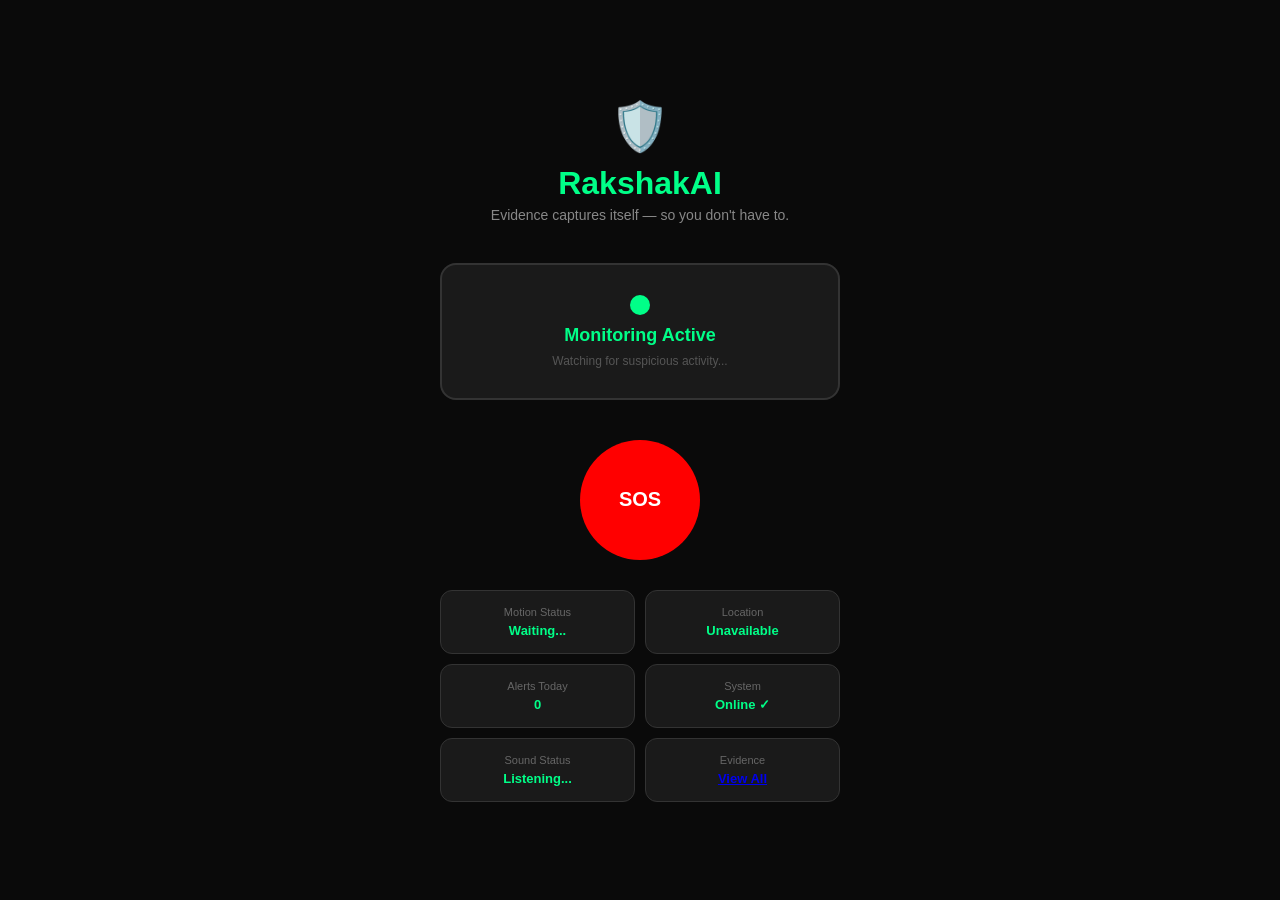
<file: templates/index.html>
<!doctype html>
<html lang="en">
  <head>
    <meta charset="UTF-8" />
    <meta name="viewport" content="width=device-width, initial-scale=1.0" />
    <title>RakshakAI 🛡️</title>
    <link rel="stylesheet" href="/static/style.css" />
    <style>
      .evidence-link {
        color: #00ff88;
        text-decoration: none;
      }

      .evidence-link:hover {
        text-decoration: underline;
      }
    </style>
  </head>
  <body>
    <div class="logo">🛡️</div>
    <h1>RakshakAI</h1>
    <p class="tagline">Evidence captures itself — so you don't have to.</p>

    <div class="status-box">
      <div class="status-indicator" id="statusDot"></div>
      <div class="status-text" id="statusText">Monitoring Active</div>
      <p class="status-sub">Watching for suspicious activity...</p>
    </div>

    <div class="alert-box" id="alertBox">
      <div class="alert-title">🚨 ALERT TRIGGERED!</div>
      <p class="alert-info" id="alertType">Type: —</p>
      <p class="alert-info" id="alertTime">Time: —</p>
      <p class="alert-info" id="alertLocation">Location: —</p>
      <p class="alert-info" id="alertStatus">Status: —</p>
    </div>

    <button class="sos-btn" onclick="triggerSOS()">SOS</button>

    <div class="info-grid">
      <div class="info-card">
        <div class="label">Motion Status</div>
        <div class="value" id="motionStatus">Waiting...</div>
      </div>
      <div class="info-card">
        <div class="label">Location</div>
        <div class="value" id="locationStatus">Fetching...</div>
      </div>
      <div class="info-card">
        <div class="label">Alerts Today</div>
        <div class="value" id="alertCount">0</div>
      </div>
      <div class="info-card">
        <div class="label">System</div>
        <div class="value" id="systemStatus">Online ✓</div>
      </div>
      <div class="info-card">
        <div class="label">Sound Status</div>
        <div class="value" id="soundStatus">Listening...</div>
      </div>
      <div class="info-card">
        <div class="label">Evidence</div>
        <div class="value">
          <a href="/evidence_viewer">View All</a>
        </div>
      </div>
    </div>

    <script src="/static/script.js"></script>
  </body>
</html>
</file>
<file: static/style.css>
* {
    margin: 0;
    padding: 0;
    box-sizing: border-box;
}

body {
    font-family: Arial, sans-serif;
    background: #0a0a0a;
    color: white;
    min-height: 100vh;
    display: flex;
    flex-direction: column;
    align-items: center;
    justify-content: center;
    padding: 20px;
}

.logo {
    font-size: 48px;
    margin-bottom: 10px;
}

h1 {
    font-size: 32px;
    color: #00ff88;
    margin-bottom: 5px;
}

.tagline {
    font-size: 14px;
    color: #888;
    margin-bottom: 40px;
    text-align: center;
}

.status-box {
    background: #1a1a1a;
    border: 2px solid #333;
    border-radius: 16px;
    padding: 30px;
    width: 90%;
    max-width: 400px;
    text-align: center;
    margin-bottom: 20px;
}

.status-indicator {
    width: 20px;
    height: 20px;
    border-radius: 50%;
    background: #00ff88;
    margin: 0 auto 10px;
    animation: pulse 1.5s infinite;
}

@keyframes pulse {
    0% { box-shadow: 0 0 0 0 rgba(0,255,136,0.4); }
    70% { box-shadow: 0 0 0 15px rgba(0,255,136,0); }
    100% { box-shadow: 0 0 0 0 rgba(0,255,136,0); }
}

.status-text {
    font-size: 18px;
    color: #00ff88;
    font-weight: bold;
}

.status-sub {
    font-size: 12px;
    color: #555;
    margin-top: 8px;
}

.alert-box {
    background: #ff000022;
    border: 2px solid #ff0000;
    border-radius: 16px;
    padding: 20px;
    width: 90%;
    max-width: 400px;
    text-align: center;
    display: none;
    margin-bottom: 20px;
}

.alert-box.show {
    display: block;
    animation: alertPulse 0.5s ease;
}

@keyframes alertPulse {
    0% { transform: scale(0.9); }
    50% { transform: scale(1.05); }
    100% { transform: scale(1); }
}

.alert-title {
    font-size: 24px;
    color: #ff4444;
    font-weight: bold;
    margin-bottom: 10px;
}

.alert-info {
    font-size: 13px;
    color: #ffaaaa;
    margin: 4px 0;
}

.sos-btn {
    background: #ff0000;
    color: white;
    border: none;
    border-radius: 50%;
    width: 120px;
    height: 120px;
    font-size: 20px;
    font-weight: bold;
    cursor: pointer;
    margin: 20px 0;
    animation: sosPulse 2s infinite;
}

@keyframes sosPulse {
    0% { box-shadow: 0 0 0 0 rgba(255,0,0,0.4); }
    70% { box-shadow: 0 0 0 20px rgba(255,0,0,0); }
    100% { box-shadow: 0 0 0 0 rgba(255,0,0,0); }
}

.sos-btn:active {
    transform: scale(0.95);
}

.info-grid {
    display: grid;
    grid-template-columns: 1fr 1fr;
    gap: 10px;
    width: 90%;
    max-width: 400px;
    margin-top: 10px;
}

.info-card {
    background: #1a1a1a;
    border: 1px solid #333;
    border-radius: 12px;
    padding: 15px;
    text-align: center;
}

.info-card .label {
    font-size: 11px;
    color: #666;
    margin-bottom: 5px;
}

.info-card .value {
    font-size: 13px;
    color: #00ff88;
    font-weight: bold;
}
</file>
